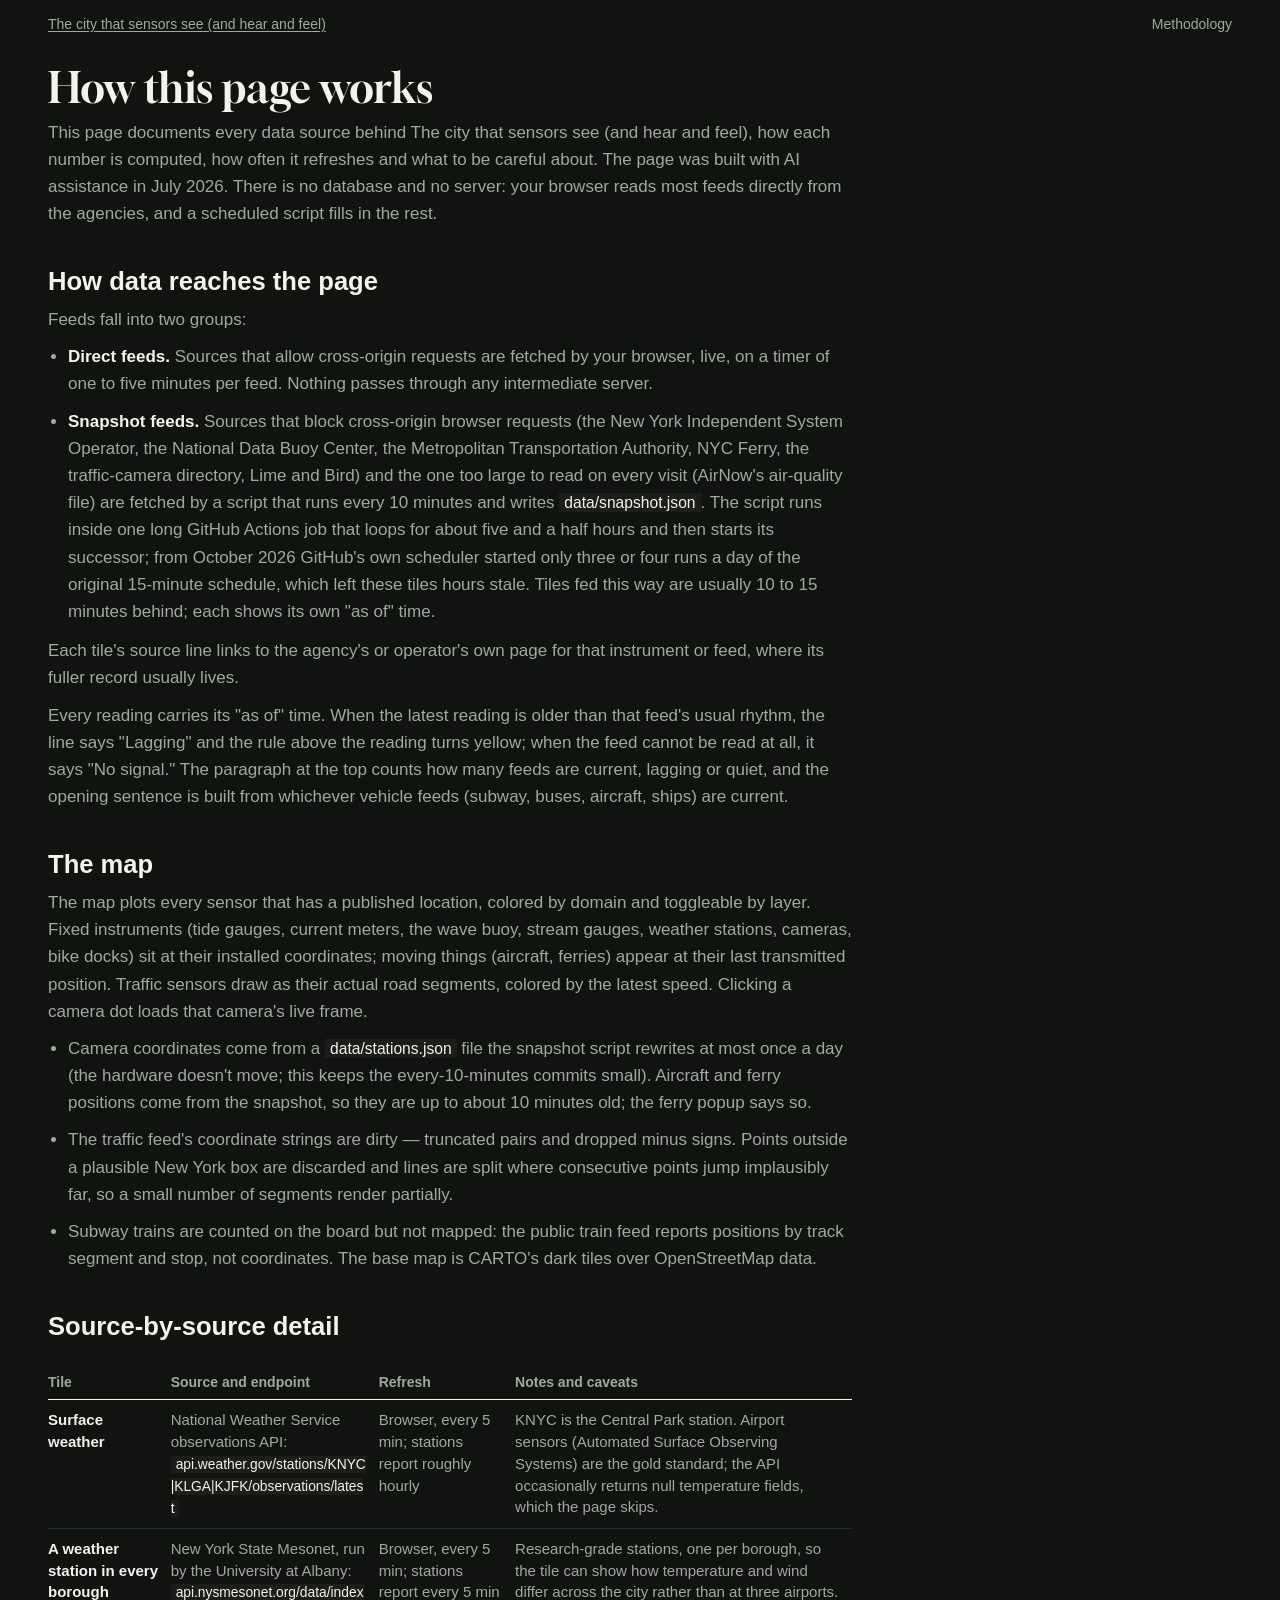
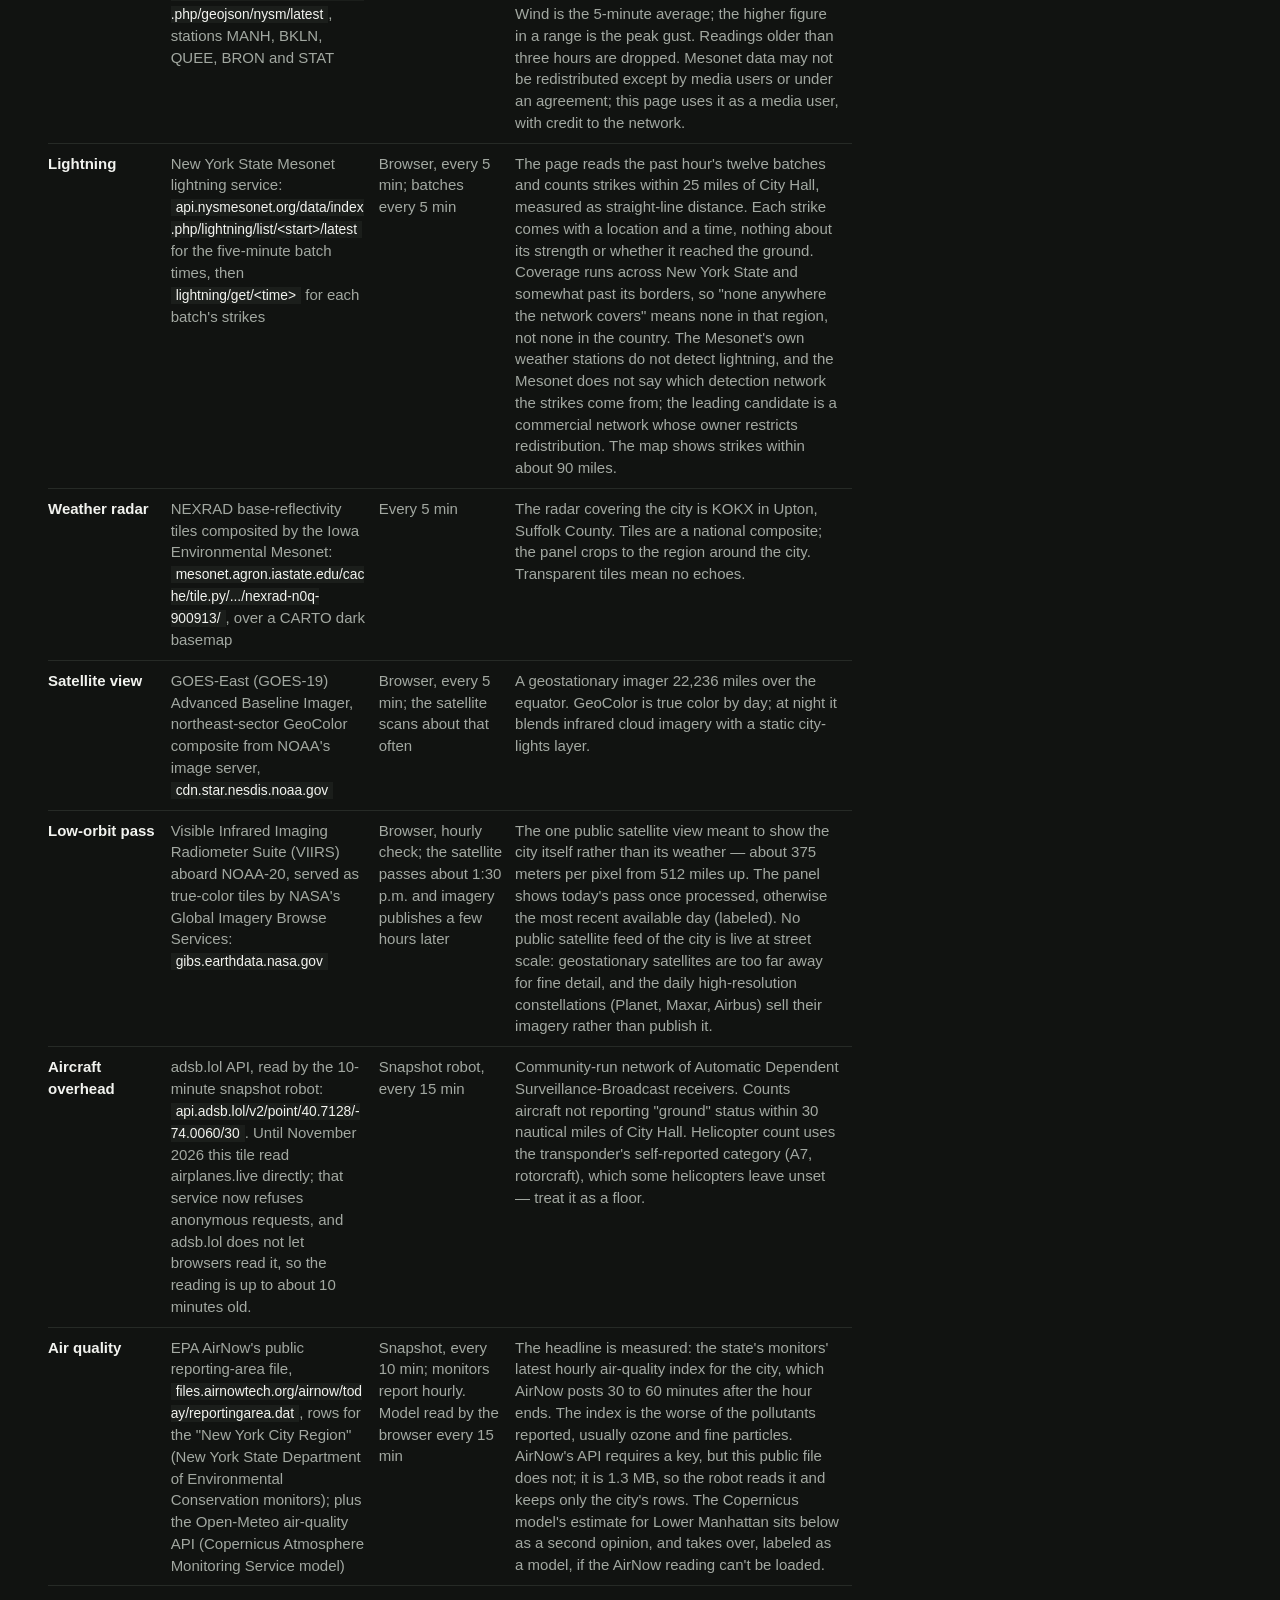
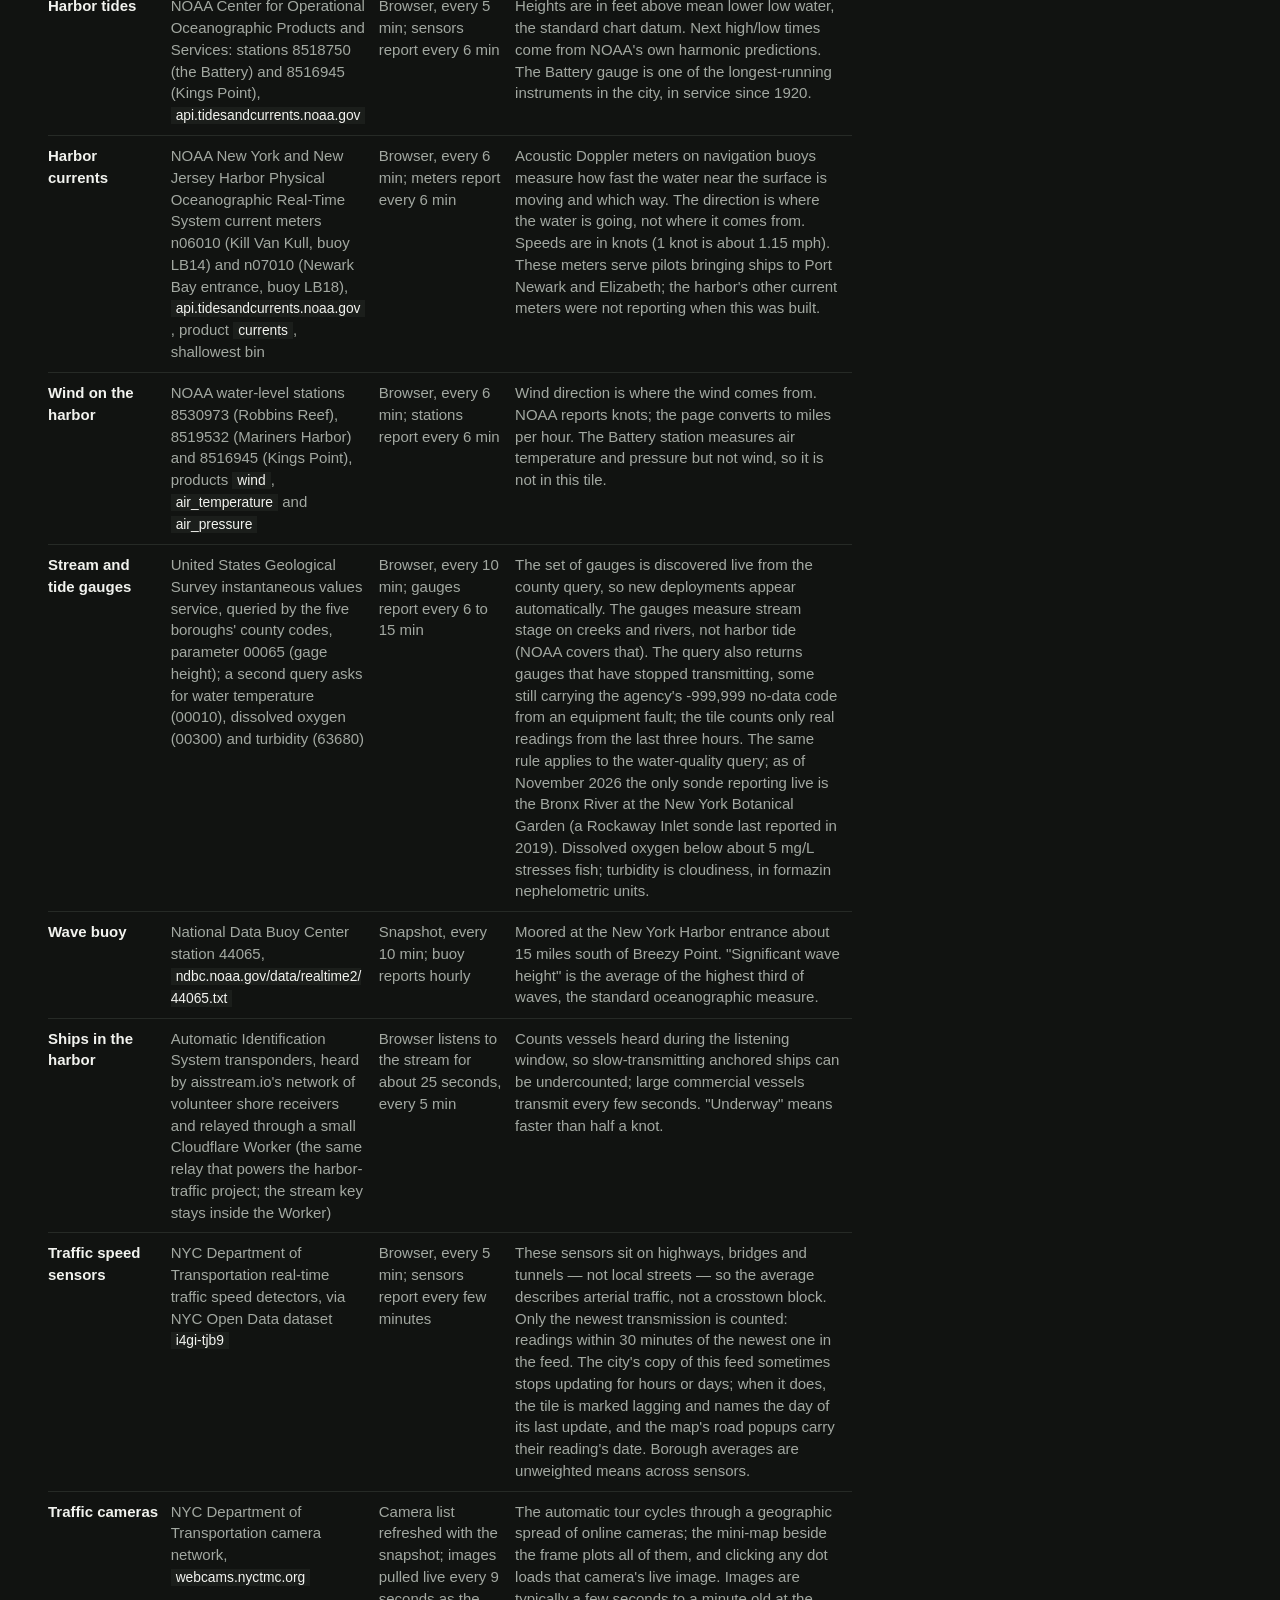
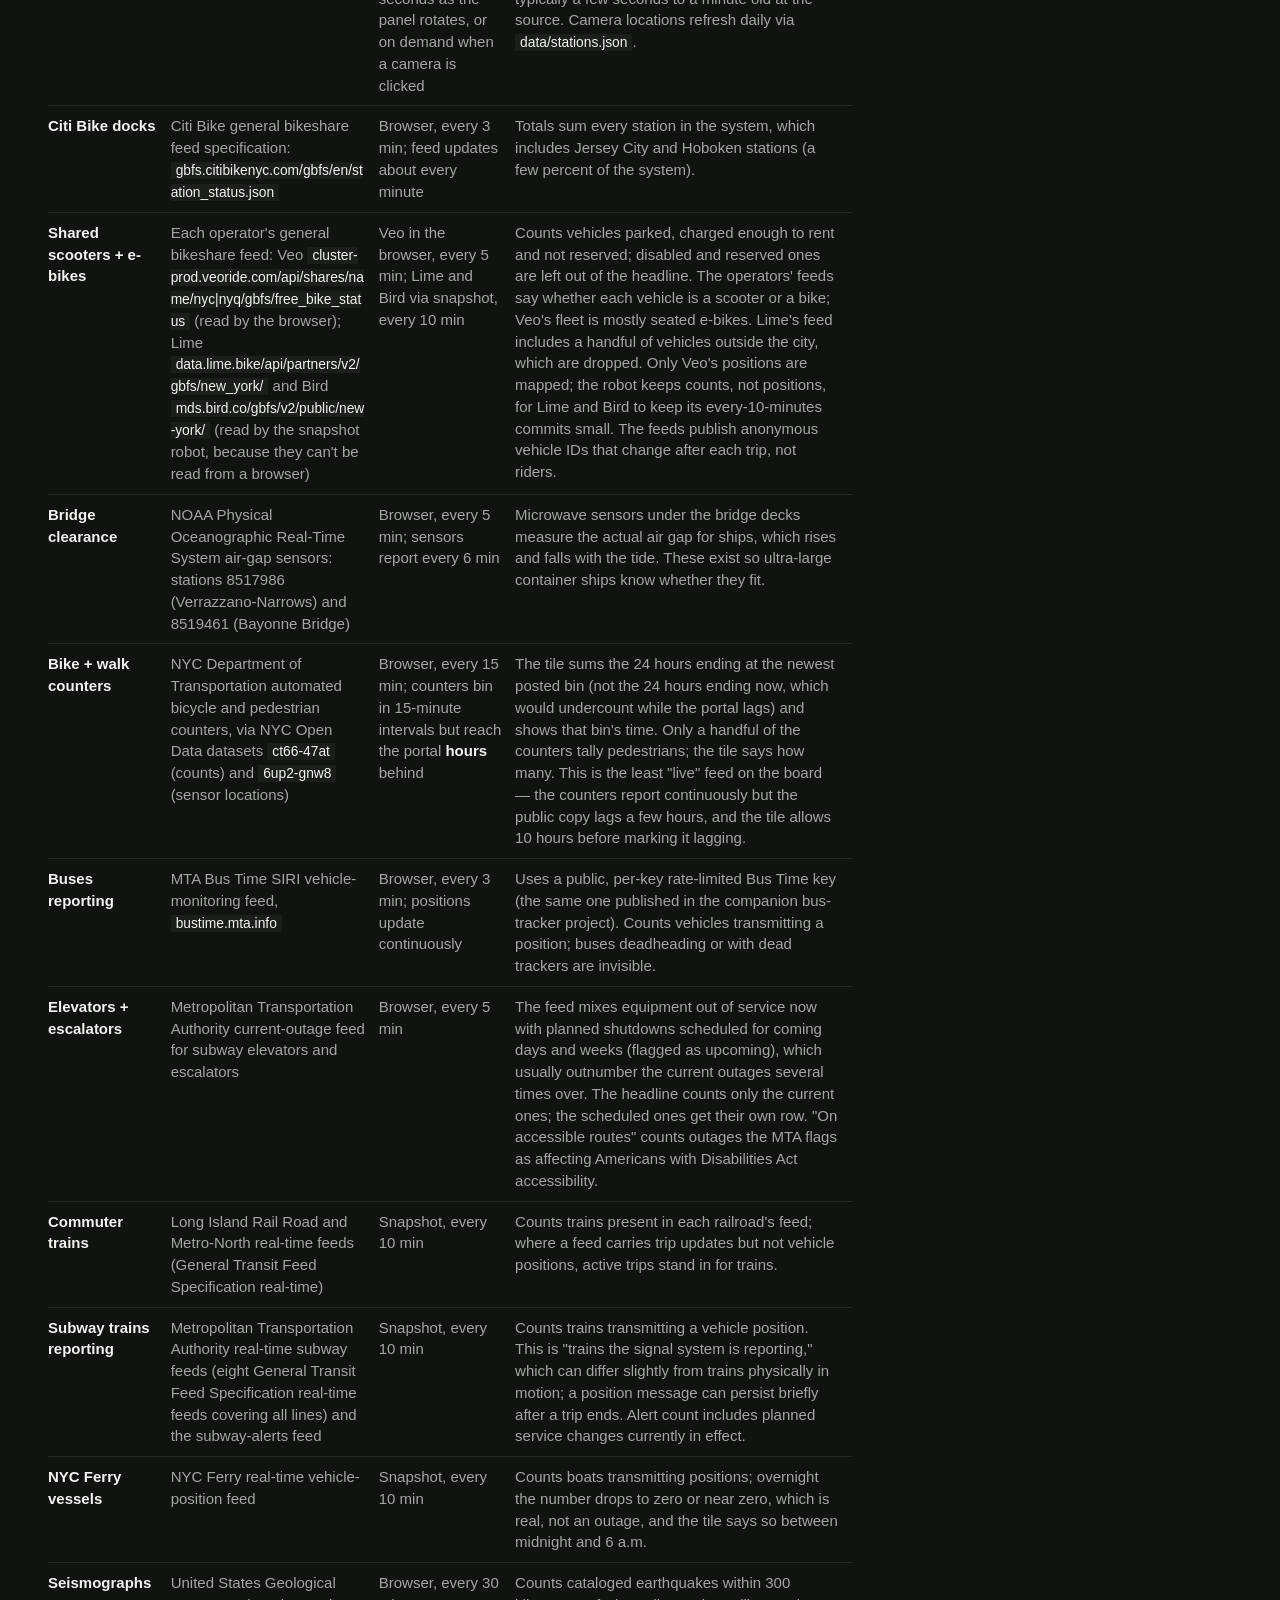
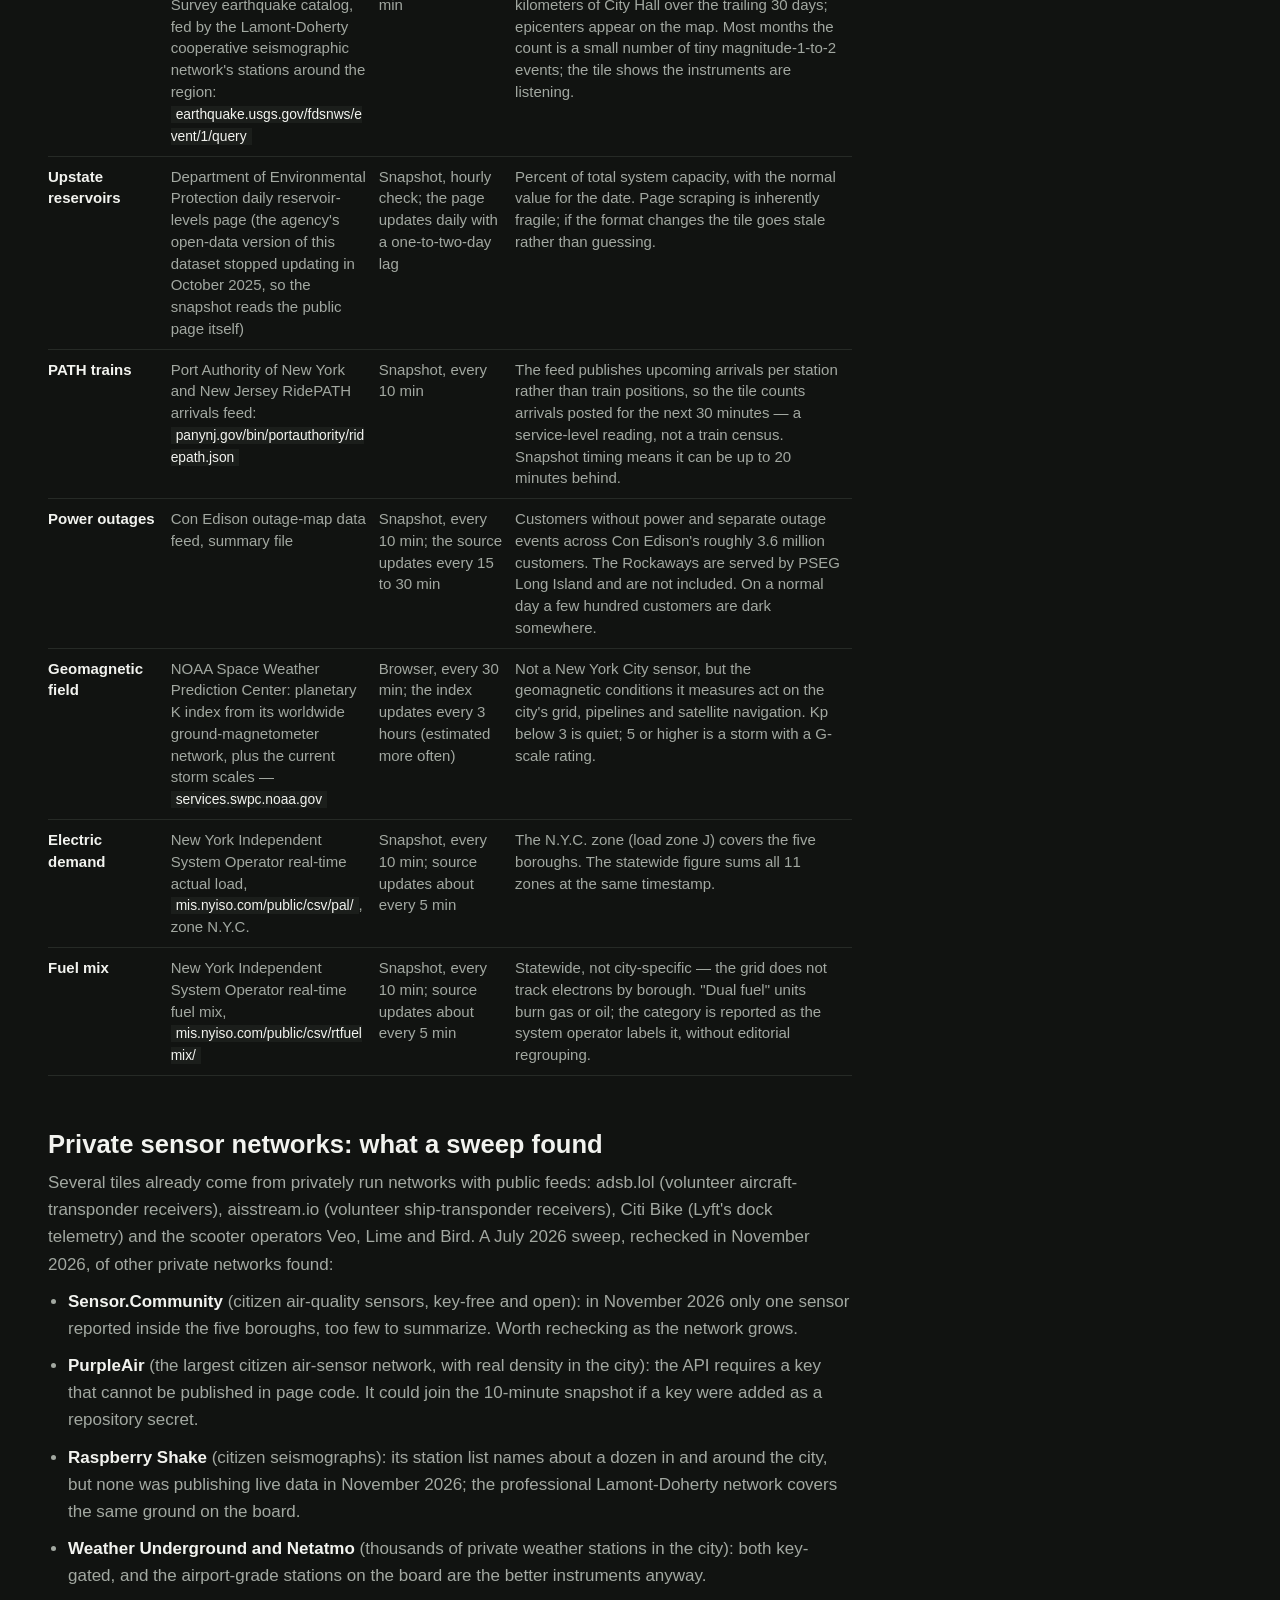
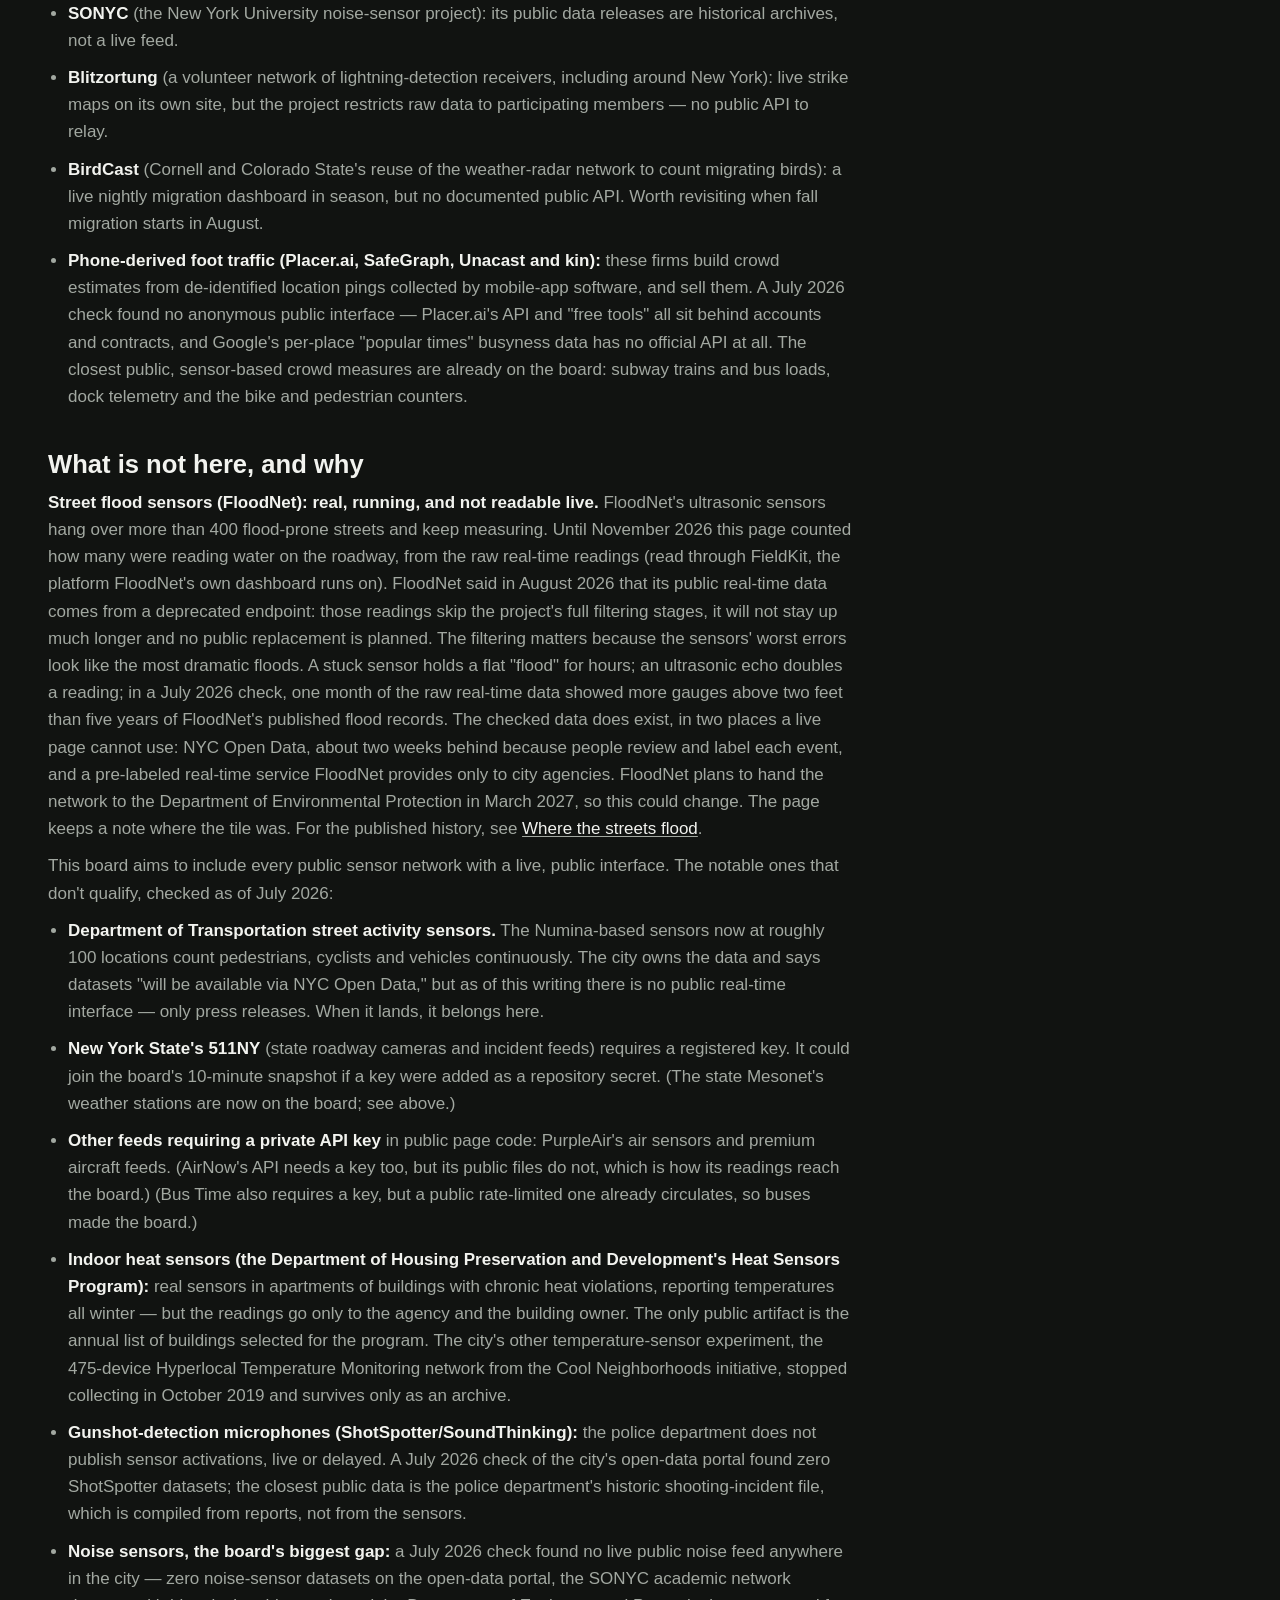
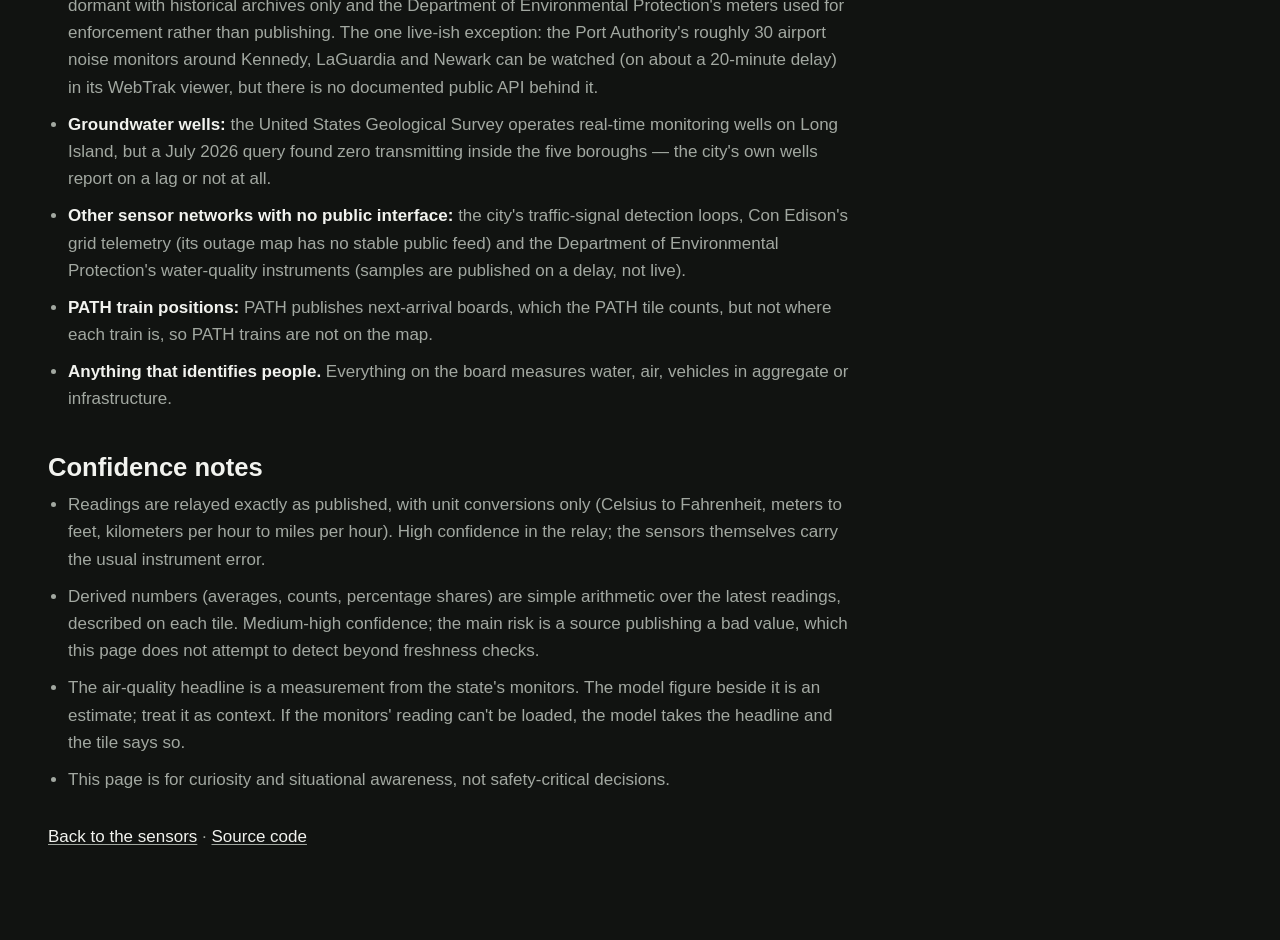
<file: methodology.html>
<!DOCTYPE html>
<html lang="en">
<head>
<meta charset="UTF-8">
<meta name="viewport" content="width=device-width, initial-scale=1.0">
<title>Methodology — The city that sensors see (and hear and feel)</title>
<link rel="preconnect" href="https://fonts.googleapis.com">
<link rel="preconnect" href="https://fonts.gstatic.com" crossorigin>
<link href="https://fonts.googleapis.com/css2?family=Gloock&display=swap" rel="stylesheet">
<link rel="stylesheet" href="style.css?v=20261124d">
<style>
  .doc { max-width: 900px; padding: 0 var(--pad) 80px; }
  .doc h1 { margin-top: 30px; }
  .doc h2 { font-size: 1.6rem; margin: 40px 0 10px; }
  .doc h3 { font-size: 1.15rem; font-weight: 700; margin: 24px 0 6px; }
  .doc p, .doc li { color: var(--fg2); font-size: 17px; line-height: 1.6; margin: 0 0 10px; }
  .doc p b, .doc li b { color: var(--fg); }
  .doc ul { padding-left: 20px; margin: 0 0 12px; }
  .doc code { font-family: var(--sans); font-size: .92em; color: var(--fg); background: var(--bg2); padding: 1px 5px; overflow-wrap: anywhere; }
  .doc table { border-collapse: collapse; width: 100%; margin: 14px 0; font-size: 15px; line-height: 1.45; }
  .doc th { text-align: left; padding: 7px 12px 7px 0; border-bottom: 1.5px solid var(--fg); color: var(--fg2); font-size: var(--t-small); font-weight: 700; }
  .doc td { text-align: left; padding: 9px 12px 9px 0; border-bottom: 1px solid var(--line2); color: var(--fg2); vertical-align: top; }
  .doc td b { color: var(--fg); font-weight: 700; }
  .tablewrap { overflow-x: auto; }
</style>
</head>
<body>
<div class="sheet">
<div class="strip"><a href="index.html">The city that sensors see (and hear and feel)</a><span>Methodology</span></div>
<main class="doc">
  <h1>How this page works</h1>
  <p style="margin-top:10px">This page documents every data source behind The city that sensors see (and hear and feel), how each number is computed, how often it refreshes and what to be careful about. The page was built with AI assistance in July 2026. There is no database and no server: your browser reads most feeds directly from the agencies, and a scheduled script fills in the rest.</p>

  <h2>How data reaches the page</h2>
  <p>Feeds fall into two groups:</p>
  <ul>
    <li><b>Direct feeds.</b> Sources that allow cross-origin requests are fetched by your browser, live, on a timer of one to five minutes per feed. Nothing passes through any intermediate server.</li>
    <li><b>Snapshot feeds.</b> Sources that block cross-origin browser requests (the New York Independent System Operator, the National Data Buoy Center, the Metropolitan Transportation Authority, NYC Ferry, the traffic-camera directory, Lime and Bird) and the one too large to read on every visit (AirNow's air-quality file) are fetched by a script that runs every 10 minutes and writes <code>data/snapshot.json</code>. The script runs inside one long GitHub Actions job that loops for about five and a half hours and then starts its successor; from October 2026 GitHub's own scheduler started only three or four runs a day of the original 15-minute schedule, which left these tiles hours stale. Tiles fed this way are usually 10 to 15 minutes behind; each shows its own "as of" time.</li>
  </ul>
  <p>Each tile's source line links to the agency's or operator's own page for that instrument or feed, where its fuller record usually lives.</p>
  <p>Every reading carries its "as of" time. When the latest reading is older than that feed's usual rhythm, the line says "Lagging" and the rule above the reading turns yellow; when the feed cannot be read at all, it says "No signal." The paragraph at the top counts how many feeds are current, lagging or quiet, and the opening sentence is built from whichever vehicle feeds (subway, buses, aircraft, ships) are current.</p>

  <h2>The map</h2>
  <p>The map plots every sensor that has a published location, colored by domain and toggleable by layer. Fixed instruments (tide gauges, current meters, the wave buoy, stream gauges, weather stations, cameras, bike docks) sit at their installed coordinates; moving things (aircraft, ferries) appear at their last transmitted position. Traffic sensors draw as their actual road segments, colored by the latest speed. Clicking a camera dot loads that camera's live frame.</p>
  <ul>
    <li>Camera coordinates come from a <code>data/stations.json</code> file the snapshot script rewrites at most once a day (the hardware doesn't move; this keeps the every-10-minutes commits small). Aircraft and ferry positions come from the snapshot, so they are up to about 10 minutes old; the ferry popup says so.</li>
    <li>The traffic feed's coordinate strings are dirty — truncated pairs and dropped minus signs. Points outside a plausible New York box are discarded and lines are split where consecutive points jump implausibly far, so a small number of segments render partially.</li>
    <li>Subway trains are counted on the board but not mapped: the public train feed reports positions by track segment and stop, not coordinates. The base map is CARTO's dark tiles over OpenStreetMap data.</li>
  </ul>

  <h2>Source-by-source detail</h2>
  <div class="tablewrap">
  <table>
    <tr><th>Tile</th><th>Source and endpoint</th><th>Refresh</th><th>Notes and caveats</th></tr>
    <tr>
      <td><b>Surface weather</b></td>
      <td>National Weather Service observations API: <code>api.weather.gov/stations/KNYC|KLGA|KJFK/observations/latest</code></td>
      <td>Browser, every 5 min; stations report roughly hourly</td>
      <td>KNYC is the Central Park station. Airport sensors (Automated Surface Observing Systems) are the gold standard; the API occasionally returns null temperature fields, which the page skips.</td>
    </tr>
    <tr>
      <td><b>A weather station in every borough</b></td>
      <td>New York State Mesonet, run by the University at Albany: <code>api.nysmesonet.org/data/index.php/geojson/nysm/latest</code>, stations MANH, BKLN, QUEE, BRON and STAT</td>
      <td>Browser, every 5 min; stations report every 5 min</td>
      <td>Research-grade stations, one per borough, so the tile can show how temperature and wind differ across the city rather than at three airports. Wind is the 5-minute average; the higher figure in a range is the peak gust. Readings older than three hours are dropped. Mesonet data may not be redistributed except by media users or under an agreement; this page uses it as a media user, with credit to the network.</td>
    </tr>
    <tr>
      <td><b>Lightning</b></td>
      <td>New York State Mesonet lightning service: <code>api.nysmesonet.org/data/index.php/lightning/list/&lt;start&gt;/latest</code> for the five-minute batch times, then <code>lightning/get/&lt;time&gt;</code> for each batch's strikes</td>
      <td>Browser, every 5 min; batches every 5 min</td>
      <td>The page reads the past hour's twelve batches and counts strikes within 25 miles of City Hall, measured as straight-line distance. Each strike comes with a location and a time, nothing about its strength or whether it reached the ground. Coverage runs across New York State and somewhat past its borders, so "none anywhere the network covers" means none in that region, not none in the country. The Mesonet's own weather stations do not detect lightning, and the Mesonet does not say which detection network the strikes come from; the leading candidate is a commercial network whose owner restricts redistribution. The map shows strikes within about 90 miles.</td>
    </tr>
    <tr>
      <td><b>Weather radar</b></td>
      <td>NEXRAD base-reflectivity tiles composited by the Iowa Environmental Mesonet: <code>mesonet.agron.iastate.edu/cache/tile.py/.../nexrad-n0q-900913/</code>, over a CARTO dark basemap</td>
      <td>Every 5 min</td>
      <td>The radar covering the city is KOKX in Upton, Suffolk County. Tiles are a national composite; the panel crops to the region around the city. Transparent tiles mean no echoes.</td>
    </tr>
    <tr>
      <td><b>Satellite view</b></td>
      <td>GOES-East (GOES-19) Advanced Baseline Imager, northeast-sector GeoColor composite from NOAA's image server, <code>cdn.star.nesdis.noaa.gov</code></td>
      <td>Browser, every 5 min; the satellite scans about that often</td>
      <td>A geostationary imager 22,236 miles over the equator. GeoColor is true color by day; at night it blends infrared cloud imagery with a static city-lights layer.</td>
    </tr>
    <tr>
      <td><b>Low-orbit pass</b></td>
      <td>Visible Infrared Imaging Radiometer Suite (VIIRS) aboard NOAA-20, served as true-color tiles by NASA's Global Imagery Browse Services: <code>gibs.earthdata.nasa.gov</code></td>
      <td>Browser, hourly check; the satellite passes about 1:30 p.m. and imagery publishes a few hours later</td>
      <td>The one public satellite view meant to show the city itself rather than its weather — about 375 meters per pixel from 512 miles up. The panel shows today's pass once processed, otherwise the most recent available day (labeled). No public satellite feed of the city is live at street scale: geostationary satellites are too far away for fine detail, and the daily high-resolution constellations (Planet, Maxar, Airbus) sell their imagery rather than publish it.</td>
    </tr>
    <tr>
      <td><b>Aircraft overhead</b></td>
      <td>adsb.lol API, read by the 10-minute snapshot robot: <code>api.adsb.lol/v2/point/40.7128/-74.0060/30</code>. Until November 2026 this tile read airplanes.live directly; that service now refuses anonymous requests, and adsb.lol does not let browsers read it, so the reading is up to about 10 minutes old.</td>
      <td>Snapshot robot, every 15 min</td>
      <td>Community-run network of Automatic Dependent Surveillance-Broadcast receivers. Counts aircraft not reporting "ground" status within 30 nautical miles of City Hall. Helicopter count uses the transponder's self-reported category (A7, rotorcraft), which some helicopters leave unset — treat it as a floor.</td>
    </tr>
    <tr>
      <td><b>Air quality</b></td>
      <td>EPA AirNow's public reporting-area file, <code>files.airnowtech.org/airnow/today/reportingarea.dat</code>, rows for the "New York City Region" (New York State Department of Environmental Conservation monitors); plus the Open-Meteo air-quality API (Copernicus Atmosphere Monitoring Service model)</td>
      <td>Snapshot, every 10 min; monitors report hourly. Model read by the browser every 15 min</td>
      <td>The headline is measured: the state's monitors' latest hourly air-quality index for the city, which AirNow posts 30 to 60 minutes after the hour ends. The index is the worse of the pollutants reported, usually ozone and fine particles. AirNow's API requires a key, but this public file does not; it is 1.3 MB, so the robot reads it and keeps only the city's rows. The Copernicus model's estimate for Lower Manhattan sits below as a second opinion, and takes over, labeled as a model, if the AirNow reading can't be loaded.</td>
    </tr>
    <tr>
      <td><b>Harbor tides</b></td>
      <td>NOAA Center for Operational Oceanographic Products and Services: stations 8518750 (the Battery) and 8516945 (Kings Point), <code>api.tidesandcurrents.noaa.gov</code></td>
      <td>Browser, every 5 min; sensors report every 6 min</td>
      <td>Heights are in feet above mean lower low water, the standard chart datum. Next high/low times come from NOAA's own harmonic predictions. The Battery gauge is one of the longest-running instruments in the city, in service since 1920.</td>
    </tr>
    <tr>
      <td><b>Harbor currents</b></td>
      <td>NOAA New York and New Jersey Harbor Physical Oceanographic Real-Time System current meters n06010 (Kill Van Kull, buoy LB14) and n07010 (Newark Bay entrance, buoy LB18), <code>api.tidesandcurrents.noaa.gov</code>, product <code>currents</code>, shallowest bin</td>
      <td>Browser, every 6 min; meters report every 6 min</td>
      <td>Acoustic Doppler meters on navigation buoys measure how fast the water near the surface is moving and which way. The direction is where the water is going, not where it comes from. Speeds are in knots (1 knot is about 1.15 mph). These meters serve pilots bringing ships to Port Newark and Elizabeth; the harbor's other current meters were not reporting when this was built.</td>
    </tr>
    <tr>
      <td><b>Wind on the harbor</b></td>
      <td>NOAA water-level stations 8530973 (Robbins Reef), 8519532 (Mariners Harbor) and 8516945 (Kings Point), products <code>wind</code>, <code>air_temperature</code> and <code>air_pressure</code></td>
      <td>Browser, every 6 min; stations report every 6 min</td>
      <td>Wind direction is where the wind comes from. NOAA reports knots; the page converts to miles per hour. The Battery station measures air temperature and pressure but not wind, so it is not in this tile.</td>
    </tr>
    <tr>
      <td><b>Stream and tide gauges</b></td>
      <td>United States Geological Survey instantaneous values service, queried by the five boroughs' county codes, parameter 00065 (gage height); a second query asks for water temperature (00010), dissolved oxygen (00300) and turbidity (63680)</td>
      <td>Browser, every 10 min; gauges report every 6 to 15 min</td>
      <td>The set of gauges is discovered live from the county query, so new deployments appear automatically. The gauges measure stream stage on creeks and rivers, not harbor tide (NOAA covers that). The query also returns gauges that have stopped transmitting, some still carrying the agency's -999,999 no-data code from an equipment fault; the tile counts only real readings from the last three hours. The same rule applies to the water-quality query; as of November 2026 the only sonde reporting live is the Bronx River at the New York Botanical Garden (a Rockaway Inlet sonde last reported in 2019). Dissolved oxygen below about 5 mg/L stresses fish; turbidity is cloudiness, in formazin nephelometric units.</td>
    </tr>
    <tr>
      <td><b>Wave buoy</b></td>
      <td>National Data Buoy Center station 44065, <code>ndbc.noaa.gov/data/realtime2/44065.txt</code></td>
      <td>Snapshot, every 10 min; buoy reports hourly</td>
      <td>Moored at the New York Harbor entrance about 15 miles south of Breezy Point. "Significant wave height" is the average of the highest third of waves, the standard oceanographic measure.</td>
    </tr>
    <tr>
      <td><b>Ships in the harbor</b></td>
      <td>Automatic Identification System transponders, heard by aisstream.io's network of volunteer shore receivers and relayed through a small Cloudflare Worker (the same relay that powers the harbor-traffic project; the stream key stays inside the Worker)</td>
      <td>Browser listens to the stream for about 25 seconds, every 5 min</td>
      <td>Counts vessels heard during the listening window, so slow-transmitting anchored ships can be undercounted; large commercial vessels transmit every few seconds. "Underway" means faster than half a knot.</td>
    </tr>
    <tr>
      <td><b>Traffic speed sensors</b></td>
      <td>NYC Department of Transportation real-time traffic speed detectors, via NYC Open Data dataset <code>i4gi-tjb9</code></td>
      <td>Browser, every 5 min; sensors report every few minutes</td>
      <td>These sensors sit on highways, bridges and tunnels — not local streets — so the average describes arterial traffic, not a crosstown block. Only the newest transmission is counted: readings within 30 minutes of the newest one in the feed. The city's copy of this feed sometimes stops updating for hours or days; when it does, the tile is marked lagging and names the day of its last update, and the map's road popups carry their reading's date. Borough averages are unweighted means across sensors.</td>
    </tr>
    <tr>
      <td><b>Traffic cameras</b></td>
      <td>NYC Department of Transportation camera network, <code>webcams.nyctmc.org</code></td>
      <td>Camera list refreshed with the snapshot; images pulled live every 9 seconds as the panel rotates, or on demand when a camera is clicked</td>
      <td>The automatic tour cycles through a geographic spread of online cameras; the mini-map beside the frame plots all of them, and clicking any dot loads that camera's live image. Images are typically a few seconds to a minute old at the source. Camera locations refresh daily via <code>data/stations.json</code>.</td>
    </tr>
    <tr>
      <td><b>Citi Bike docks</b></td>
      <td>Citi Bike general bikeshare feed specification: <code>gbfs.citibikenyc.com/gbfs/en/station_status.json</code></td>
      <td>Browser, every 3 min; feed updates about every minute</td>
      <td>Totals sum every station in the system, which includes Jersey City and Hoboken stations (a few percent of the system).</td>
    </tr>
    <tr>
      <td><b>Shared scooters + e-bikes</b></td>
      <td>Each operator's general bikeshare feed: Veo <code>cluster-prod.veoride.com/api/shares/name/nyc|nyq/gbfs/free_bike_status</code> (read by the browser); Lime <code>data.lime.bike/api/partners/v2/gbfs/new_york/</code> and Bird <code>mds.bird.co/gbfs/v2/public/new-york/</code> (read by the snapshot robot, because they can't be read from a browser)</td>
      <td>Veo in the browser, every 5 min; Lime and Bird via snapshot, every 10 min</td>
      <td>Counts vehicles parked, charged enough to rent and not reserved; disabled and reserved ones are left out of the headline. The operators' feeds say whether each vehicle is a scooter or a bike; Veo's fleet is mostly seated e-bikes. Lime's feed includes a handful of vehicles outside the city, which are dropped. Only Veo's positions are mapped; the robot keeps counts, not positions, for Lime and Bird to keep its every-10-minutes commits small. The feeds publish anonymous vehicle IDs that change after each trip, not riders.</td>
    </tr>
    <tr>
      <td><b>Bridge clearance</b></td>
      <td>NOAA Physical Oceanographic Real-Time System air-gap sensors: stations 8517986 (Verrazzano-Narrows) and 8519461 (Bayonne Bridge)</td>
      <td>Browser, every 5 min; sensors report every 6 min</td>
      <td>Microwave sensors under the bridge decks measure the actual air gap for ships, which rises and falls with the tide. These exist so ultra-large container ships know whether they fit.</td>
    </tr>
    <tr>
      <td><b>Bike + walk counters</b></td>
      <td>NYC Department of Transportation automated bicycle and pedestrian counters, via NYC Open Data datasets <code>ct66-47at</code> (counts) and <code>6up2-gnw8</code> (sensor locations)</td>
      <td>Browser, every 15 min; counters bin in 15-minute intervals but reach the portal <b>hours</b> behind</td>
      <td>The tile sums the 24 hours ending at the newest posted bin (not the 24 hours ending now, which would undercount while the portal lags) and shows that bin's time. Only a handful of the counters tally pedestrians; the tile says how many. This is the least "live" feed on the board — the counters report continuously but the public copy lags a few hours, and the tile allows 10 hours before marking it lagging.</td>
    </tr>
    <tr>
      <td><b>Buses reporting</b></td>
      <td>MTA Bus Time SIRI vehicle-monitoring feed, <code>bustime.mta.info</code></td>
      <td>Browser, every 3 min; positions update continuously</td>
      <td>Uses a public, per-key rate-limited Bus Time key (the same one published in the companion bus-tracker project). Counts vehicles transmitting a position; buses deadheading or with dead trackers are invisible.</td>
    </tr>
    <tr>
      <td><b>Elevators + escalators</b></td>
      <td>Metropolitan Transportation Authority current-outage feed for subway elevators and escalators</td>
      <td>Browser, every 5 min</td>
      <td>The feed mixes equipment out of service now with planned shutdowns scheduled for coming days and weeks (flagged as upcoming), which usually outnumber the current outages several times over. The headline counts only the current ones; the scheduled ones get their own row. "On accessible routes" counts outages the MTA flags as affecting Americans with Disabilities Act accessibility.</td>
    </tr>
    <tr>
      <td><b>Commuter trains</b></td>
      <td>Long Island Rail Road and Metro-North real-time feeds (General Transit Feed Specification real-time)</td>
      <td>Snapshot, every 10 min</td>
      <td>Counts trains present in each railroad's feed; where a feed carries trip updates but not vehicle positions, active trips stand in for trains.</td>
    </tr>
    <tr>
      <td><b>Subway trains reporting</b></td>
      <td>Metropolitan Transportation Authority real-time subway feeds (eight General Transit Feed Specification real-time feeds covering all lines) and the subway-alerts feed</td>
      <td>Snapshot, every 10 min</td>
      <td>Counts trains transmitting a vehicle position. This is "trains the signal system is reporting," which can differ slightly from trains physically in motion; a position message can persist briefly after a trip ends. Alert count includes planned service changes currently in effect.</td>
    </tr>
    <tr>
      <td><b>NYC Ferry vessels</b></td>
      <td>NYC Ferry real-time vehicle-position feed</td>
      <td>Snapshot, every 10 min</td>
      <td>Counts boats transmitting positions; overnight the number drops to zero or near zero, which is real, not an outage, and the tile says so between midnight and 6 a.m.</td>
    </tr>
    <tr>
      <td><b>Seismographs</b></td>
      <td>United States Geological Survey earthquake catalog, fed by the Lamont-Doherty cooperative seismographic network's stations around the region: <code>earthquake.usgs.gov/fdsnws/event/1/query</code></td>
      <td>Browser, every 30 min</td>
      <td>Counts cataloged earthquakes within 300 kilometers of City Hall over the trailing 30 days; epicenters appear on the map. Most months the count is a small number of tiny magnitude-1-to-2 events; the tile shows the instruments are listening.</td>
    </tr>
    <tr>
      <td><b>Upstate reservoirs</b></td>
      <td>Department of Environmental Protection daily reservoir-levels page (the agency's open-data version of this dataset stopped updating in October 2025, so the snapshot reads the public page itself)</td>
      <td>Snapshot, hourly check; the page updates daily with a one-to-two-day lag</td>
      <td>Percent of total system capacity, with the normal value for the date. Page scraping is inherently fragile; if the format changes the tile goes stale rather than guessing.</td>
    </tr>
    <tr>
      <td><b>PATH trains</b></td>
      <td>Port Authority of New York and New Jersey RidePATH arrivals feed: <code>panynj.gov/bin/portauthority/ridepath.json</code></td>
      <td>Snapshot, every 10 min</td>
      <td>The feed publishes upcoming arrivals per station rather than train positions, so the tile counts arrivals posted for the next 30 minutes — a service-level reading, not a train census. Snapshot timing means it can be up to 20 minutes behind.</td>
    </tr>
    <tr>
      <td><b>Power outages</b></td>
      <td>Con Edison outage-map data feed, summary file</td>
      <td>Snapshot, every 10 min; the source updates every 15 to 30 min</td>
      <td>Customers without power and separate outage events across Con Edison's roughly 3.6 million customers. The Rockaways are served by PSEG Long Island and are not included. On a normal day a few hundred customers are dark somewhere.</td>
    </tr>
    <tr>
      <td><b>Geomagnetic field</b></td>
      <td>NOAA Space Weather Prediction Center: planetary K index from its worldwide ground-magnetometer network, plus the current storm scales — <code>services.swpc.noaa.gov</code></td>
      <td>Browser, every 30 min; the index updates every 3 hours (estimated more often)</td>
      <td>Not a New York City sensor, but the geomagnetic conditions it measures act on the city's grid, pipelines and satellite navigation. Kp below 3 is quiet; 5 or higher is a storm with a G-scale rating.</td>
    </tr>
    <tr>
      <td><b>Electric demand</b></td>
      <td>New York Independent System Operator real-time actual load, <code>mis.nyiso.com/public/csv/pal/</code>, zone N.Y.C.</td>
      <td>Snapshot, every 10 min; source updates about every 5 min</td>
      <td>The N.Y.C. zone (load zone J) covers the five boroughs. The statewide figure sums all 11 zones at the same timestamp.</td>
    </tr>
    <tr>
      <td><b>Fuel mix</b></td>
      <td>New York Independent System Operator real-time fuel mix, <code>mis.nyiso.com/public/csv/rtfuelmix/</code></td>
      <td>Snapshot, every 10 min; source updates about every 5 min</td>
      <td>Statewide, not city-specific — the grid does not track electrons by borough. "Dual fuel" units burn gas or oil; the category is reported as the system operator labels it, without editorial regrouping.</td>
    </tr>
  </table>
  </div>

  <h2>Private sensor networks: what a sweep found</h2>
  <p>Several tiles already come from privately run networks with public feeds: adsb.lol (volunteer aircraft-transponder receivers), aisstream.io (volunteer ship-transponder receivers), Citi Bike (Lyft's dock telemetry) and the scooter operators Veo, Lime and Bird. A July 2026 sweep, rechecked in November 2026, of other private networks found:</p>
  <ul>
    <li><b>Sensor.Community</b> (citizen air-quality sensors, key-free and open): in November 2026 only one sensor reported inside the five boroughs, too few to summarize. Worth rechecking as the network grows.</li>
    <li><b>PurpleAir</b> (the largest citizen air-sensor network, with real density in the city): the API requires a key that cannot be published in page code. It could join the 10-minute snapshot if a key were added as a repository secret.</li>
    <li><b>Raspberry Shake</b> (citizen seismographs): its station list names about a dozen in and around the city, but none was publishing live data in November 2026; the professional Lamont-Doherty network covers the same ground on the board.</li>
    <li><b>Weather Underground and Netatmo</b> (thousands of private weather stations in the city): both key-gated, and the airport-grade stations on the board are the better instruments anyway.</li>
    <li><b>SONYC</b> (the New York University noise-sensor project): its public data releases are historical archives, not a live feed.</li>
    <li><b>Blitzortung</b> (a volunteer network of lightning-detection receivers, including around New York): live strike maps on its own site, but the project restricts raw data to participating members — no public API to relay.</li>
    <li><b>BirdCast</b> (Cornell and Colorado State's reuse of the weather-radar network to count migrating birds): a live nightly migration dashboard in season, but no documented public API. Worth revisiting when fall migration starts in August.</li>
    <li><b>Phone-derived foot traffic (Placer.ai, SafeGraph, Unacast and kin):</b> these firms build crowd estimates from de-identified location pings collected by mobile-app software, and sell them. A July 2026 check found no anonymous public interface — Placer.ai's API and "free tools" all sit behind accounts and contracts, and Google's per-place "popular times" busyness data has no official API at all. The closest public, sensor-based crowd measures are already on the board: subway trains and bus loads, dock telemetry and the bike and pedestrian counters.</li>
  </ul>

  <h2>What is not here, and why</h2>
  <p><b>Street flood sensors (FloodNet): real, running, and not readable live.</b> FloodNet's ultrasonic sensors hang over more than 400 flood-prone streets and keep measuring. Until November 2026 this page counted how many were reading water on the roadway, from the raw real-time readings (read through FieldKit, the platform FloodNet's own dashboard runs on). FloodNet said in August 2026 that its public real-time data comes from a deprecated endpoint: those readings skip the project's full filtering stages, it will not stay up much longer and no public replacement is planned. The filtering matters because the sensors' worst errors look like the most dramatic floods. A stuck sensor holds a flat "flood" for hours; an ultrasonic echo doubles a reading; in a July 2026 check, one month of the raw real-time data showed more gauges above two feet than five years of FloodNet's published flood records. The checked data does exist, in two places a live page cannot use: NYC Open Data, about two weeks behind because people review and label each event, and a pre-labeled real-time service FloodNet provides only to city agencies. FloodNet plans to hand the network to the Department of Environmental Protection in March 2027, so this could change. The page keeps a note where the tile was. For the published history, see <a href="https://joshgreenman1973.github.io/nyc-floodnet-map/">Where the streets flood</a>.</p>
  <p>This board aims to include every public sensor network with a live, public interface. The notable ones that don't qualify, checked as of July 2026:</p>
  <ul>
    <li><b>Department of Transportation street activity sensors.</b> The Numina-based sensors now at roughly 100 locations count pedestrians, cyclists and vehicles continuously. The city owns the data and says datasets "will be available via NYC Open Data," but as of this writing there is no public real-time interface — only press releases. When it lands, it belongs here.</li>
    <li><b>New York State's 511NY</b> (state roadway cameras and incident feeds) requires a registered key. It could join the board's 10-minute snapshot if a key were added as a repository secret. (The state Mesonet's weather stations are now on the board; see above.)</li>
    <li><b>Other feeds requiring a private API key</b> in public page code: PurpleAir's air sensors and premium aircraft feeds. (AirNow's API needs a key too, but its public files do not, which is how its readings reach the board.) (Bus Time also requires a key, but a public rate-limited one already circulates, so buses made the board.)</li>
    <li><b>Indoor heat sensors (the Department of Housing Preservation and Development's Heat Sensors Program):</b> real sensors in apartments of buildings with chronic heat violations, reporting temperatures all winter — but the readings go only to the agency and the building owner. The only public artifact is the annual list of buildings selected for the program. The city's other temperature-sensor experiment, the 475-device Hyperlocal Temperature Monitoring network from the Cool Neighborhoods initiative, stopped collecting in October 2019 and survives only as an archive.</li>
    <li><b>Gunshot-detection microphones (ShotSpotter/SoundThinking):</b> the police department does not publish sensor activations, live or delayed. A July 2026 check of the city's open-data portal found zero ShotSpotter datasets; the closest public data is the police department's historic shooting-incident file, which is compiled from reports, not from the sensors.</li>
    <li><b>Noise sensors, the board's biggest gap:</b> a July 2026 check found no live public noise feed anywhere in the city — zero noise-sensor datasets on the open-data portal, the SONYC academic network dormant with historical archives only and the Department of Environmental Protection's meters used for enforcement rather than publishing. The one live-ish exception: the Port Authority's roughly 30 airport noise monitors around Kennedy, LaGuardia and Newark can be watched (on about a 20-minute delay) in its WebTrak viewer, but there is no documented public API behind it.</li>
    <li><b>Groundwater wells:</b> the United States Geological Survey operates real-time monitoring wells on Long Island, but a July 2026 query found zero transmitting inside the five boroughs — the city's own wells report on a lag or not at all.</li>
    <li><b>Other sensor networks with no public interface:</b> the city's traffic-signal detection loops, Con Edison's grid telemetry (its outage map has no stable public feed) and the Department of Environmental Protection's water-quality instruments (samples are published on a delay, not live).</li>
    <li><b>PATH train positions:</b> PATH publishes next-arrival boards, which the PATH tile counts, but not where each train is, so PATH trains are not on the map.</li>
    <li><b>Anything that identifies people.</b> Everything on the board measures water, air, vehicles in aggregate or infrastructure.</li>
  </ul>

  <h2>Confidence notes</h2>
  <ul>
    <li>Readings are relayed exactly as published, with unit conversions only (Celsius to Fahrenheit, meters to feet, kilometers per hour to miles per hour). High confidence in the relay; the sensors themselves carry the usual instrument error.</li>
    <li>Derived numbers (averages, counts, percentage shares) are simple arithmetic over the latest readings, described on each tile. Medium-high confidence; the main risk is a source publishing a bad value, which this page does not attempt to detect beyond freshness checks.</li>
    <li>The air-quality headline is a measurement from the state's monitors. The model figure beside it is an estimate; treat it as context. If the monitors' reading can't be loaded, the model takes the headline and the tile says so.</li>
    <li>This page is for curiosity and situational awareness, not safety-critical decisions.</li>
  </ul>

  <p style="margin-top:30px"><a href="index.html">Back to the sensors</a> &middot; <a href="https://github.com/joshgreenman1973/nyc-live-sensors">Source code</a></p>
</main>
</div>
</body>
</html>
</file>
<file: style.css>
/* The city that sensors see (and hear and feel)
   House system v5, "black" (house-style/house.css, Sep 23 2026), set in
   Helvetica Neue per the Nov 24 2026 type change. Tokens are vendored from
   house.css; the rules below are this page's own.

   House rules that shaped this page: black is a printed-poster black, not
   a terminal — no monospace, glow or status lights; labels in sentence case;
   no stat tiles with giant numbers, so each reading is a sentence with its
   figure in bold; no rounded corners, shadows or gradients. Colour carries
   meaning: each domain has one ink, used on the map and its section key,
   and a lagging reading gets a sun-coloured rule. */

:root {
  --bg: #111311; --bg2: #1b1e1b; --fg: #f2f3ef; --fg2: #a2a8a1;
  --line: #3a3f3a; --line2: #262a26; --grid: rgba(255,255,255,.13); --blend: screen;
  --cobalt: #5b86ff; --vermilion: #ff6a45; --sun: #ffd23f; --mint: #3fd68f;
  --rose: #ff6fae; --cyan: #3cc8d8; --orange: #ff9f2e; --lilac: #b79bff;
  --accent: var(--cyan);

  /* one ink per domain — the map reads these too */
  --d-sky: var(--sun);
  --d-water: var(--cyan);
  --d-streets: var(--vermilion);
  --d-transit: var(--lilac);
  --d-power: var(--orange);
  --d-ground: var(--mint);

  --sans: "Helvetica Neue", Helvetica, Arial, sans-serif;
  --display: "Helvetica Neue", Helvetica, Arial, sans-serif;
  --title: 'Gloock', Georgia, serif;
  --t-micro: 13px;
  --t-small: 14px;
  --t-body: 17px;
  --t-find: clamp(1.2rem, 1.9vw, 1.55rem);
  --t-h1: clamp(1.9rem, 3.2vw, 2.6rem);
  --pad: clamp(16px, 4vw, 48px);
  color-scheme: dark;
}

* { box-sizing: border-box; }
html, body { margin: 0; padding: 0; }
body {
  background: var(--bg); color: var(--fg);
  font-family: var(--sans); font-size: var(--t-body); line-height: 1.55;
  -webkit-font-smoothing: antialiased;
}
a { color: var(--fg); text-decoration-color: var(--fg2); text-underline-offset: 2px; }
a:hover { text-decoration-color: var(--fg); }
button { font-family: inherit; }
:focus-visible { outline: 2px solid var(--sun); outline-offset: 2px; }
.sheet { max-width: 1400px; margin: 0 auto; }

/* ---------- opening ---------- */
.strip {
  padding: 14px var(--pad) 0;
  display: flex; justify-content: space-between; flex-wrap: wrap; gap: 6px 16px;
  font-size: var(--t-small); color: var(--fg2);
}
.strip a, .strip button.linkish { color: var(--fg2); }
.strip a:hover, .strip button.linkish:hover { color: var(--fg); }
.strip nav { display: flex; gap: 16px; }
button.linkish {
  background: none; border: 0; padding: 0; cursor: pointer; font-size: inherit;
  text-decoration: underline; text-decoration-color: var(--fg2); text-underline-offset: 2px;
}
.head { padding: 30px var(--pad) 6px; }
h1 {
  font-family: var(--title); font-weight: 400; margin: 0;
  font-size: var(--t-h1); line-height: 1.05; letter-spacing: 0;
  text-wrap: balance;
}
.finding {
  font-family: var(--display); font-weight: 400; font-size: var(--t-find);
  line-height: 1.3; margin: 12px 0 0; max-width: 40ch; text-wrap: pretty;
}
.finding b { font-weight: 700; }
.lede { margin: 16px 0 0; max-width: 64ch; color: var(--fg2); }
.lede b { color: var(--fg); font-weight: 700; }

/* ---------- AI caution ---------- */
#ai-pop {
  display: none; position: fixed; top: 46px; right: var(--pad); z-index: 2000;
  width: 400px; max-width: calc(100vw - 32px);
  background: var(--bg2); border: 1px solid var(--line); border-left: 3px solid var(--sun);
  padding: 16px 18px; font-size: 15px; line-height: 1.5;
}
#ai-pop.open { display: block; }
#ai-pop h4 { font-size: 15px; font-weight: 700; margin: 0 0 8px; }
#ai-pop ul { margin: 0; padding-left: 18px; }
#ai-pop li { margin-bottom: 6px; color: var(--fg2); }

/* ---------- the map ---------- */
#map-section { padding: 28px var(--pad) 4px; }
h2 {
  font-family: var(--display); font-weight: 700; font-size: 1.6rem;
  line-height: 1.12; margin: 0;
}
.aside { font-size: 15px; color: var(--fg2); margin: 4px 0 0; max-width: 70ch; }
#map-chips { display: flex; flex-wrap: wrap; gap: 6px; margin: 14px 0 12px; }
.map-chip {
  font-size: var(--t-small); font-weight: 600;
  padding: 6px 10px; border: 1px solid var(--line); background: transparent;
  color: var(--fg2); cursor: pointer; border-radius: 0;
  display: inline-flex; align-items: center; gap: 7px;
}
.map-chip .dot { width: 10px; height: 10px; display: inline-block; background: var(--chip); opacity: .3; }
.map-chip:hover { border-color: var(--fg); color: var(--fg); }
.map-chip.on { color: var(--fg); border-color: var(--fg2); }
.map-chip.on .dot { opacity: 1; }
.map-chip .n { color: var(--fg2); font-weight: 400; font-variant-numeric: tabular-nums; }
#map { height: 600px; background: #0b0c0b; position: relative; isolation: isolate; z-index: 0; }
#map-note { font-size: var(--t-micro); color: var(--fg2); margin: 8px 0 0; max-width: 90ch; }
.leaflet-container { background: #0b0c0b; font-family: var(--sans); }
.leaflet-popup-content-wrapper, .leaflet-popup-tip {
  background: var(--bg2); color: var(--fg); border-radius: 0; box-shadow: none;
  border: 1px solid var(--line);
}
.leaflet-popup-content { margin: 12px 14px; font-size: 14px; line-height: 1.45; }
.leaflet-container a.leaflet-popup-close-button { color: var(--fg2); }
.mpop h5 { font-size: 15px; font-weight: 700; margin: 0 0 4px; }
.mpop b { font-weight: 700; }
.mpop img.campop { display: block; width: 280px; max-width: 74vw; margin-top: 8px; background: #000; min-height: 120px; }
.leaflet-bar { border-radius: 0 !important; border: 1px solid var(--line) !important; box-shadow: none !important; }
.leaflet-bar a { background: var(--bg2); color: var(--fg); border-color: var(--line); border-radius: 0 !important; }
.leaflet-bar a:hover { background: var(--line2); color: var(--fg); }
.leaflet-control-attribution { background: rgba(17,19,17,.8) !important; color: var(--fg2); font-size: 11px; }
.leaflet-control-attribution a { color: var(--fg2); }

/* ---------- the board ---------- */
#board {
  display: grid;
  grid-template-columns: repeat(auto-fill, minmax(290px, 1fr));
  gap: 30px 32px;
  padding: 16px var(--pad) 50px;
}
.section-head { grid-column: 1 / -1; margin-top: 30px; }
.section-head h2 { display: flex; align-items: center; gap: 12px; }
.section-head h2::before {
  content: ""; width: 16px; height: 16px; display: inline-block; flex: none;
  background: var(--key);
}
.section-head[data-domain="sky"] { --key: var(--d-sky); }
.section-head[data-domain="water"] { --key: var(--d-water); }
.section-head[data-domain="streets"] { --key: var(--d-streets); }
.section-head[data-domain="transit"] { --key: var(--d-transit); }
.section-head[data-domain="power"] { --key: var(--d-power); }
.section-head[data-domain="ground"] { --key: var(--d-ground); }

/* one instrument: a rule, a name, a sentence, a few figures, a source */
.mod {
  display: flex; flex-direction: column;
  border-top: 1.5px solid var(--fg);
  padding-top: 10px;
  min-width: 0;
}
.mod.wide { grid-column: span 2; }
@media (max-width: 680px) { .mod.wide { grid-column: span 1; } }
.mod[data-state="stale"] { border-top-color: var(--sun); }
.mod[data-state="err"], .mod[data-state="wait"] { border-top-color: var(--line); }
.note-mod { border-top: 1.5px dashed var(--fg2); }
.note-mod .mod-body p { margin: 0; font-size: 15px; line-height: 1.5; color: var(--fg2); }

.mod-title { font-size: 1.12rem; font-weight: 700; line-height: 1.25; }
.mod-title .model { font-weight: 400; color: var(--fg2); }
.mod-instrument { font-size: var(--t-small); color: var(--fg2); margin-top: 3px; line-height: 1.45; }
.mod-body { flex: 1; padding: 12px 0 10px; }

/* the reading: figure and words run together as one sentence */
.big, .big-label { display: inline; font-size: 1.22rem; line-height: 1.38; }
.big { font-weight: 700; font-variant-numeric: tabular-nums; }
.big::after { content: " "; }
.big .unit { font-weight: 700; margin-left: .2em; }
.big-label { color: var(--fg); }
.mod-body > .note, .mod[data-state="err"] .big, .mod[data-state="wait"] .big {
  font-size: 1rem; font-weight: 400; color: var(--fg2);
}

.rows { margin-top: 12px; }
.rows:empty { display: none; }
.rows .r {
  display: flex; justify-content: space-between; gap: 12px;
  padding: 5px 0; border-bottom: 1px solid var(--line2);
  font-size: 15px; color: var(--fg2);
}
.rows .r:first-child { border-top: 1px solid var(--line2); }
.rows .r b { color: var(--fg); font-weight: 700; white-space: nowrap; font-variant-numeric: tabular-nums; }

.mod-foot {
  display: flex; justify-content: space-between; flex-wrap: wrap; gap: 2px 12px;
  font-size: var(--t-micro); color: var(--fg2); line-height: 1.45;
}
.mod-foot .asof { white-space: nowrap; }
.mod-foot .src a { color: inherit; }
.mod-foot .src a:hover { color: var(--fg); }
.mod-foot .asof b { color: var(--fg); font-weight: 700; }

/* ---------- radar, satellite, cameras ---------- */
.tilebox {
  position: relative; overflow: hidden; isolation: isolate;
  aspect-ratio: 1 / 1; background: #0b0c0b;
}
.mod.wide .tilebox { aspect-ratio: 2 / 1; }
.tilegrid { position: absolute; inset: 0; display: grid; grid-template-columns: repeat(3, 1fr); }
.tilegrid img { width: 100%; height: 100%; object-fit: cover; display: block; }
.tilegrid.overlay { opacity: .92; } /* radar tiles are transparent PNGs; no blend mode (it black-screens some compositors) */
.tilebox .clearmsg { display: none; }
.tilebox.clear .clearmsg {
  position: absolute; left: 0; right: 0; top: 0;
  display: block; padding: 10px 12px;
  background: rgba(17,19,17,.82);
  font-size: 15px; color: var(--fg);
}
.tilebox .maplabel {
  position: absolute; left: 0; bottom: 0; right: 0;
  padding: 6px 10px; font-size: var(--t-micro); color: var(--fg);
  background: rgba(17,19,17,.78);
}

.camwrap { display: grid; grid-template-columns: 3fr 2fr; gap: 10px; }
#cammini { background: #0b0c0b; height: 100%; min-height: 190px; cursor: pointer; }
#camresume {
  display: none; position: absolute; top: 8px; right: 8px; z-index: 500;
  font-size: var(--t-small); font-weight: 700;
  color: var(--bg); background: var(--fg); border: 0; padding: 6px 11px; cursor: pointer;
}
#camresume:hover { background: var(--sun); }
@media (max-width: 900px) {
  .camwrap { grid-template-columns: 1fr; }
  #cammini { min-height: 180px; }
}
.camframe { position: relative; background: #0b0c0b; aspect-ratio: 16 / 9; overflow: hidden; }
.camframe img { width: 100%; height: 100%; object-fit: cover; display: block; }
.camframe .camlabel {
  position: absolute; left: 0; right: 0; bottom: 0;
  font-size: 14px; color: var(--fg); background: rgba(17,19,17,.78);
  padding: 6px 10px;
}

/* ---------- footer ---------- */
footer {
  border-top: 1px solid var(--line2);
  padding: 22px var(--pad) 44px;
  font-size: 15px; color: var(--fg2); max-width: 980px;
}
footer p { margin: 0 0 8px; }

@media (max-width: 760px) {
  #map { height: 440px; }
  #board { gap: 26px; }
}
</file>
